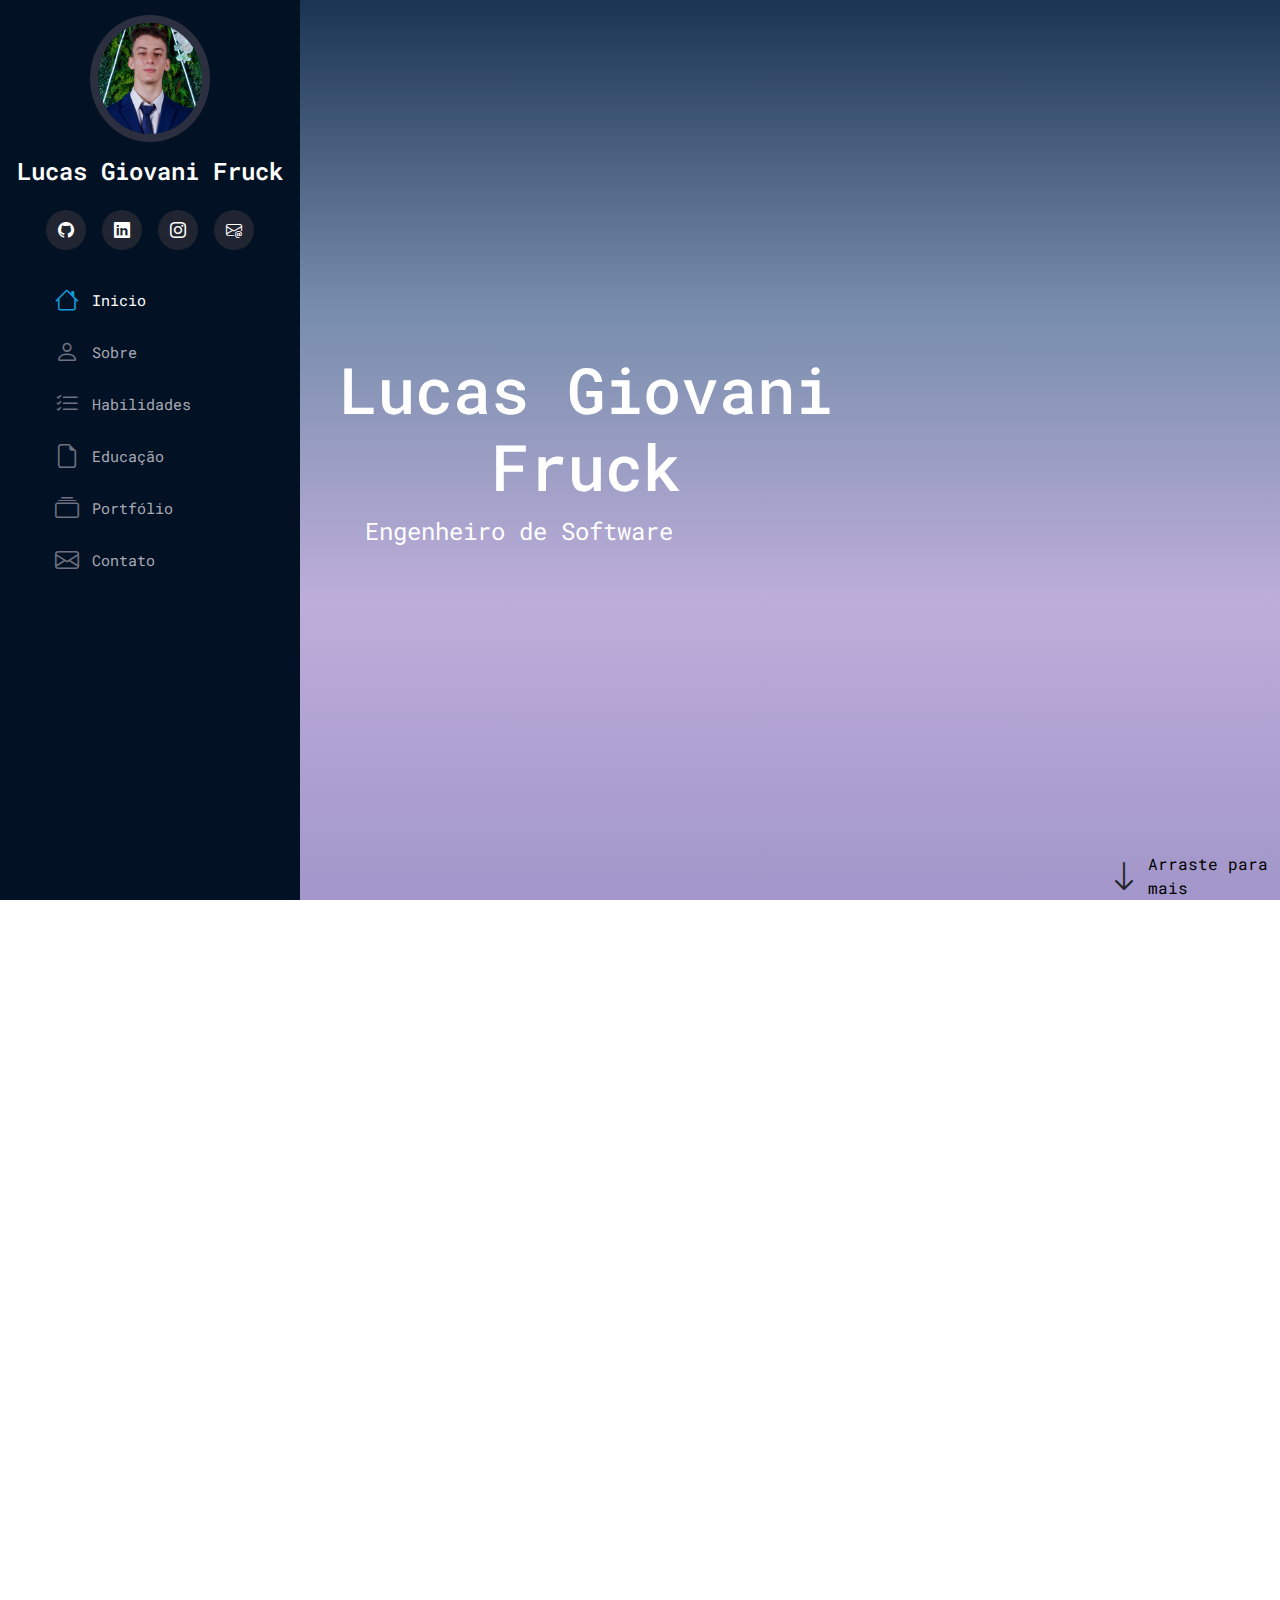
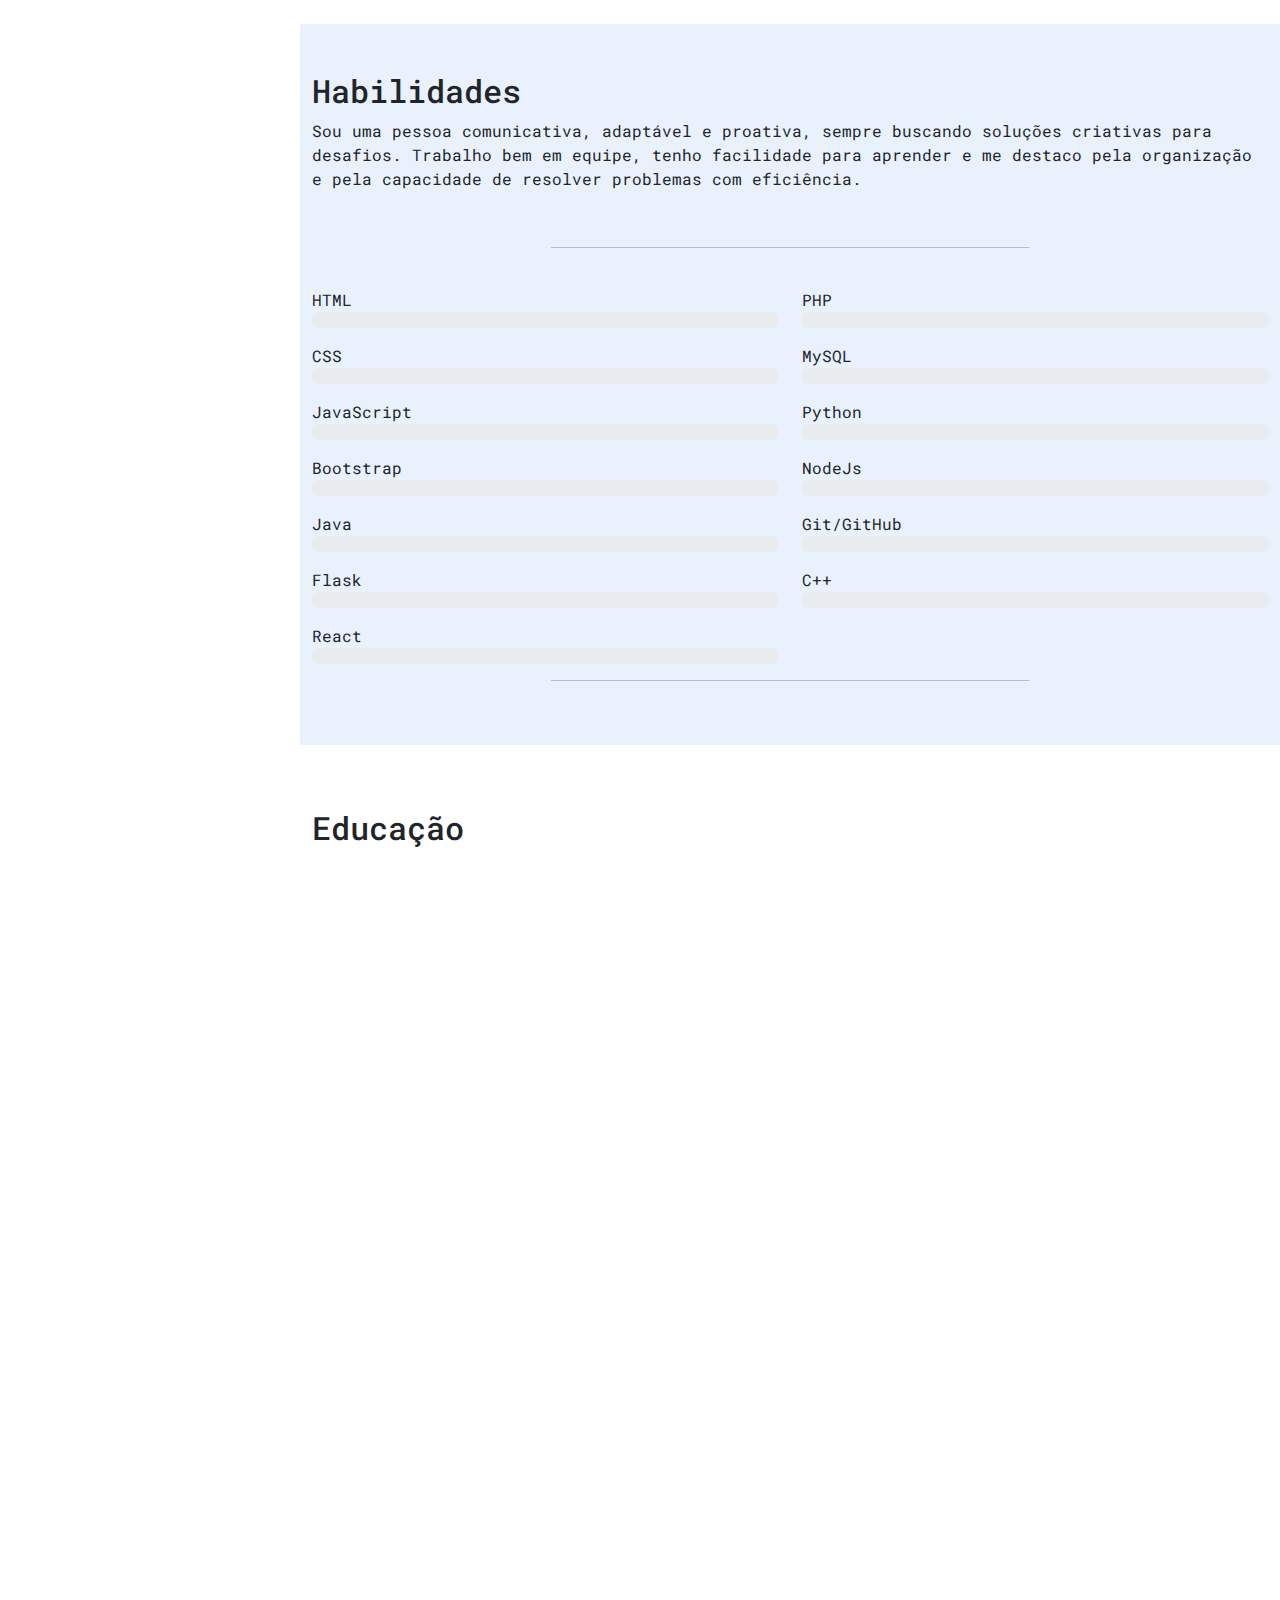
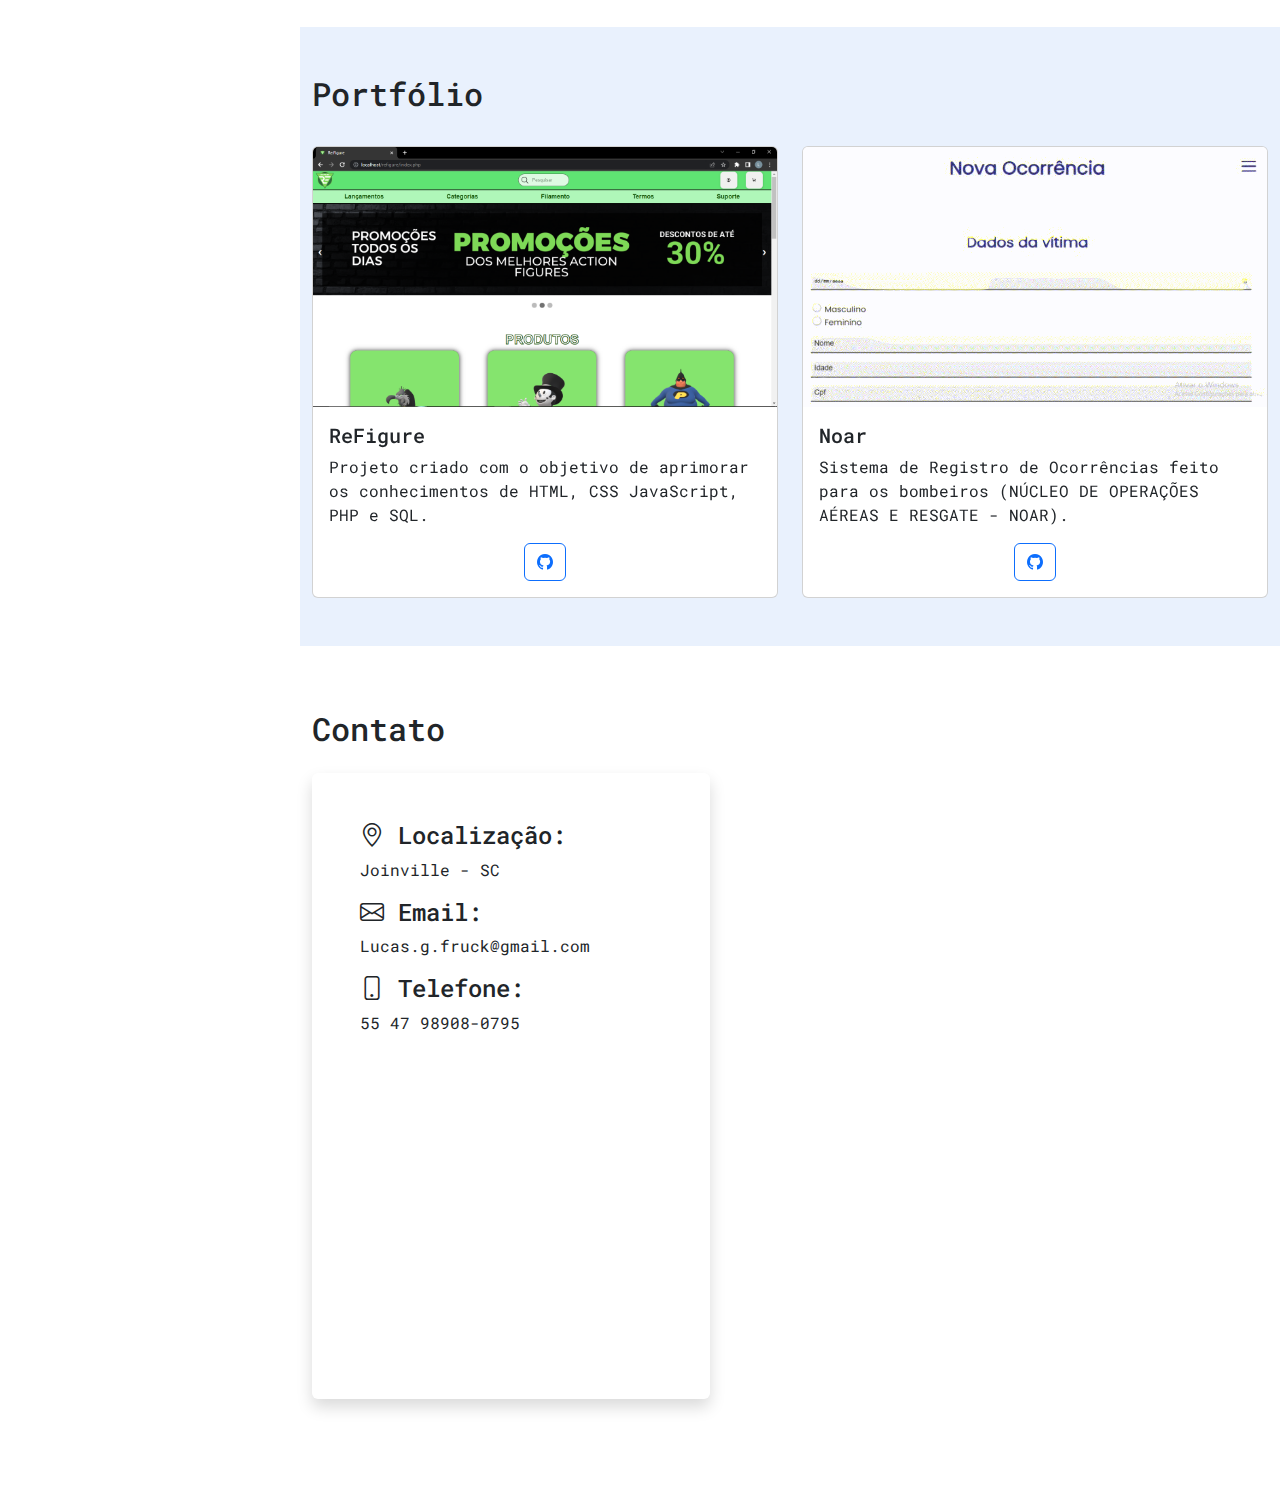
<file: index.html>
<!DOCTYPE html>
<html lang="pt-br">

<head>
    <meta charset="UTF-8">
    <meta name="viewport" content="width=device-width, initial-scale=1.0">
    <link rel="stylesheet" href="./static/bootstrap/css/bootstrap.css">
    <link rel="stylesheet" href="./static/style.css">
    <link rel="icon" type="image/png" href="./static/img/">
    <link rel="stylesheet" href="https://cdn.jsdelivr.net/npm/bootstrap-icons@1.10.5/font/bootstrap-icons.css">
    <title>Lucas Giovani | Portfólio</title>
</head>

<body>

    <i class="bi bi-list menu-mobile"></i>

    <aside id="header"> <!--Menu lateral-->
        <section class="profile"> <!--Seção da foto de perfil, nome, e social-links-->
            <img src="./static/img/_MG_1927-rosto.jpg" alt="Foto Lucas"> <!--Foto pessoal-->
            <h1>Lucas Giovani Fruck</h1>
            <div class="social-links mt-4 text-center d-flex flex-row justify-content-center"> <!--linha aonde está o github, linkedin e o instagram-->
                <a target="_blank" href="https://github.com/LucasGiovaniFruck"> <!--github-->
                    <i class="bi bi-github"></i>
                </a>
                <a target="_blank" href="https://www.linkedin.com/in/lucas-giovani-fruck-2a6330213/"> <!--Linkedin-->
                    <i class="bi bi-linkedin"></i>
                </a>
                <a target="_blank" href="https://www.instagram.com/lucasgiovanifruck/"> <!--Instagram-->
                    <i class="bi bi-instagram"></i>
                </a>
                <a target="_blank" href="https://mail.google.com/mail/u/0/?fs=1&to=Lucas.g.fruck@gmail.com&tf=cm"> <!--Instagram-->
                    <i class="bi bi-envelope-at"></i>
                </a>
                
            </div>
        </section>

        <nav id="navbar" class="nav-menu"> <!--navbar lateral-->
            <ul class="nav flex-column"> <!--Lista em column-->
                <li class="nav-item">
                    <a class="nav-link active" aria-current="page" href="#inicio"><i class="bi bi-house"></i>Inicio</a>
                </li>
                <li class="nav-item">
                    <a class="nav-link" href="#sobre"><i class="bi bi-person"></i>Sobre</a>
                </li>
                <li class="nav-item">
                    <a class="nav-link" href="#habilidades"><i class="bi bi-list-check"></i>Habilidades</a>
                </li>
                <li class="nav-item">
                    <a class="nav-link" href="#curriculo"><i class="bi bi-file-earmark"></i>Educação</a>
                </li>
                <li class="nav-item">
                    <a class="nav-link" href="#portfolio"><i class="bi bi-collection"></i>Portfólio</a>
                </li>
                <li class="nav-item">
                    <a class="nav-link" href="#contato"><i class="bi bi-envelope"></i>Contato</a>
                </li>
            </ul>
        </nav>
    </aside>

    <main id="main">

        <section  id="inicio" class="row m-0 p-0">
            <div class="col-md-7 d-flex justify-content-center align-itens-center flex-column text-align-center">
                <h2 class="text-white text-shadow"> Lucas Giovani Fruck </h2>
                <span id="subtitle" class="text-white text-shadow">Engenheiro de Software</span>
            </div>

            <div class="col-md-5 d-flex justify-content-end align-items-end">
                <div id="arraste" class="d-flex align-itens-center text-shadow">
                    <i class="bi bi-arrow-down pe-2 fs-2"></i>
                    <a href="#sobre">Arraste para mais</a>
                </div>
            </div>
        </section>

        <section  id="sobre" class="container mt-5">
            <div class="row w-100">
                <div class="col-md-12" data-anime="down">
                    <h2 class="pt-3">Sobre</h2>
                    <p> 
                        A parte que mais gosto no ramo da
                        programação é aprender tecnologias
                        novas e aplicá-las em sistemas. Estou
                        sempre estudando uma linguagem
                        nova e suas aplicações. Manterei
                        meu serviço sempre atualizado e
                        seguro com as boas práticas da
                        empresa e do mercado.
                    </p>
                </div>

                    <div class="row mt-5">
                        <div class="col-md-4">
                            <img class="img-fluid shadow" src="./static/img/ALE_1166.jpg" alt="Foto Lucas" data-anime="left">
                        </div>
                        <div class="col-md-8" data-anime="right">
                            <h3>DESENVOLVEDOR FULL STACK</h3>
                            <p> Atualmente Cursando engenharia de software na CatolicaSC de Joinville.</p>
                            <br>
                                <div class="row mt-3 mb-3">
                                    <div class="col-md-6">
                                        <ul class="list-group-flush fs-5">
                                            <li class="list-group-item mb-1">
                                                Aniversário: <span class="fw-light">16 de Janeiro</span>
                                            </li>
                                            <li class="list-group-item mb-1">
                                                Idade: <span class="fw-light">19 anos</span>
                                            </li>
                                            <li class="list-group-item mb-1">
                                                Cidade: <span class="fw-light">Joinville</span>
                                            </li>
                                            <li class="list-group-item mb-1">
                                                Estado: <span class="fw-light">Santa Catarina</span>
                                            </li> 
                                        </ul>
                                    </div>
                                    <div class="col-md-6">
                                        <ul class="list-group-flush fs-5">
                                            <li class="list-group-item mb-1">
                                                Hobbies: <span class="fw-light"><br>•Jogar<Br>•Musculação<br>•Programar</span>
                                            </li>
                                            <li class="list-group-item mb-1">
                                                Meta: <span class="fw-light">Primeiro emprego na área</span>
                                            </li>
                                        </ul>  
                                    </div>
                                </div>

                        </div>
                    </div>
                </div>
            </div>
        </section>

        <section id="habilidades" class="mt-5 section-bg">

            <div class="container pb-5">
                <h2 class="pt-5">Habilidades</h2>
                <p>Sou uma pessoa comunicativa, adaptável e proativa, sempre buscando soluções criativas 
                    para desafios. Trabalho bem em equipe, tenho facilidade para aprender e me destaco 
                    pela organização e pela capacidade de resolver problemas com eficiência.</p>
                <br>
                <hr class="w-50 me-auto ms-auto">   

                <div class="row mt-4">
                    <div class="col-md-6">
                        <p class="mt-3 mb-0">HTML</p>
                        <div class="progress" role="progressbar" aria-label="Example with label" aria-valuenow="90%" aria-valuemin="0" aria-valuemax="100">
                            <div data-anime="left" class="progress-bar" style="width: 90%">95%</div>
                        </div>
                        <p class="mt-3 mb-0">CSS</p>
                        <div class="progress" role="progressbar" aria-label="Example with label" aria-valuenow="90%" aria-valuemin="0" aria-valuemax="100">
                            <div data-anime="left" class="progress-bar" style="width: 90%">95%</div>
                        </div>
                        <p class="mt-3 mb-0">JavaScript</p>
                        <div class="progress" role="progressbar" aria-label="Example with label" aria-valuenow="70%" aria-valuemin="0" aria-valuemax="100">
                            <div data-anime="left" class="progress-bar" style="width: 70%">90%</div>
                        </div>
                        <p class="mt-3 mb-0">Bootstrap</p>
                        <div class="progress" role="progressbar" aria-label="Example with label" aria-valuenow="80%" aria-valuemin="0" aria-valuemax="100">
                            <div data-anime="left" class="progress-bar" style="width: 80%">80%</div>  
                        </div>           
                        <p class="mt-3 mb-0">Java</p>
                        <div class="progress" role="progressbar" aria-label="Example with label" aria-valuenow="65%" aria-valuemin="0" aria-valuemax="100">
                            <div data-anime="left" class="progress-bar" style="width: 65%">75%</div>  
                        </div>     
                        <p class="mt-3 mb-0">Flask</p>
                        <div class="progress" role="progressbar" aria-label="Example with label" aria-valuenow="90%" aria-valuemin="0" aria-valuemax="100">
                            <div data-anime="left" class="progress-bar" style="width: 90%">80%</div>  
                        </div>    
                        <p class="mt-3 mb-0">React</p>
                        <div class="progress" role="progressbar" aria-label="Example with label" aria-valuenow="80%" aria-valuemin="0" aria-valuemax="100">
                            <div data-anime="left" class="progress-bar" style="width: 80%">80%</div>  
                        </div>           
                    </div>
                    <div class="col-md-6">
                        <p class="mt-3 mb-0">PHP</p>
                        <div class="progress" role="progressbar" aria-label="Example with label" aria-valuenow="65%" aria-valuemin="0" aria-valuemax="100">
                            <div data-anime="left" class="progress-bar" style="width: 65%">65%</div>  
                        </div>
                        <p class="mt-3 mb-0">MySQL</p>
                        <div class="progress" role="progressbar" aria-label="Example with label" aria-valuenow="80%" aria-valuemin="0" aria-valuemax="100">
                            <div data-anime="left" class="progress-bar" style="width: 80%">90%</div>  
                        </div>
                        <p class="mt-3 mb-0">Python</p>
                        <div class="progress" role="progressbar" aria-label="Example with label" aria-valuenow="85%" aria-valuemin="0" aria-valuemax="100">
                            <div data-anime="left" class="progress-bar" style="width: 85%">90%</div>  
                        </div>
                        <p class="mt-3 mb-0">NodeJs</p>
                        <div class="progress" role="progressbar" aria-label="Example with label" aria-valuenow="70%" aria-valuemin="0" aria-valuemax="100">
                            <div data-anime="left" class="progress-bar" style="width: 70%">70%</div>  
                        </div>
                        <p class="mt-3 mb-0">Git/GitHub</p>
                        <div class="progress" role="progressbar" aria-label="Example with label" aria-valuenow="95%" aria-valuemin="0" aria-valuemax="100">
                            <div data-anime="left" class="progress-bar" style="width: 95%">95%</div>  
                        </div>
                        <p class="mt-3 mb-0">C++</p>
                        <div class="progress" role="progressbar" aria-label="Example with label" aria-valuenow="75%" aria-valuemin="0" aria-valuemax="100">
                            <div data-anime="left" class="progress-bar" style="width: 75%">75%</div>  
                        </div>
                    </div>
                </div>

                <hr class="w-50 me-auto ms-auto">


            </div>

        </section>

        <section id="curriculo" class="mt-5 cv">

            <div class="container pb-5">
                <h2 class="pt-3 pb-4">Educação</h2>

                <div class="row">
                    <div class="col-md-6">
                        <div class="cv-item" data-anime="up">
                            <h4>Desenvolvimento de Sistemas</h4>
                            <h5>2021 - 2023</h5>
                            <p><em>SENAI Joinville Sul</em></p>
                            <p>O curso habilita profissionais técnicos em Desenvolvimento de Sistemas, 
                                criando profissionais qualificados para atuarem em programação e 
                                desenvolvimento de software com condições técnico-tecnológicas para 
                                atender às exigências e evolução do segmento.</p>
                        </div>
                    </div>
                        <div class="col-md-6">
                            <div class="cv-item" data-anime="up">
                                <h4>Ensino Médio</h4>
                                <h5>2021-2023</h5>
                                <p><em>Senai Joinville Sul</em></p>
                                <p>Ensino médio com curso de desenvolvimento de sistemas integrado.</p>
                            </div>
                        </div>

                </div>
                <div class="row">
                    <div class="col-md-6">
                        <div class="cv-item" data-anime="up">
                            <h4>Engenharia de Software</h4>
                            <h5>2024 - 2027</h5>
                            <p><em>CatolicaSc Joinville</em></p>
                            <p>O engenheiro de software desempenha um papel importante na área de 
                                tecnologia, desenvolvendo softwares para ambientes diversos. Ele 
                                desenha e testa novos programas, além de fazer sua manutenção, 
                                revisão e testes. Também pode atuar na área de jogos digitais e 
                                sistemas embarcados específicos.</p>
                        </div>
                    </div>
                </div>
            </div>
        </section>

        <section id="portfolio" class="mt-5 section-bg">
            <div class="container pb-5 pt-5" >
                <h2 class="pb-4">Portfólio</h2>

                <div id="carouselPortfolio" class="carousel carousel-dark slide">
                    <div class="carousel-inner">
                      <div class="carousel-item active" data-bs-interval="10000">
                        
                        <div class="row row-cols-1 row-cols-md-2 g-4">
                            <div class="col">
                              <div class="card">
                                <img src="./static/img/refigurefoto.png" class="card-img-top" alt="...">
                                <div class="card-body">
                                  <h5 class="card-title">ReFigure</h5>
                                  <p class="card-text">Projeto criado com o objetivo de aprimorar os conhecimentos de HTML, CSS JavaScript, PHP e SQL.</p>
                                <div class="d-flex justify-content-center">
                                    <a href="https://github.com/LucasGiovaniFruck/REfigure" target="_blank" class="btn btn-outline-primary">
                                    <i class="bi bi-github"></i>
                                    </a>
                                </div>
                                </div>
                              </div>
                            </div>
                            <div class="col">
                              <div class="card">
                                <img src="./static/img/Noar.png" class="card-img-top" alt="...">
                                <div class="card-body">
                                  <h5 class="card-title">Noar</h5>
                                  <p class="card-text">Sistema de Registro de Ocorrências
                                    feito para os bombeiros (NÚCLEO DE
                                    OPERAÇÕES AÉREAS E RESGATE - NOAR).</p>
                                    <div class="d-flex justify-content-center">
                                        <a href="https://github.com/LucasGiovaniFruck/Noar" target="_blank" class="btn btn-outline-primary">
                                        <i class="bi bi-github"></i>
                                        </a>
                                    </div>
                                </div>
                              </div>
                            </div>

                          </div>

                      </div>

                    </div>

                  </div>
                
            </div>
        </section>

        <section id="contato" class="pt-5 pb-5">

            <div class="container mb-5">
                <h2 class="pt-3 pb-3">Contato</h2>

                <div class="col-md-5">
                    <div class="card p-5 shadow border-0">
                        <div class="endereco">
                            <h4><i class="bi bi-geo-alt"></i> Localização:</h4>
                            <p>Joinville - SC</p>
                        </div>

                        <div class="email">
                            <h4><i class="bi bi-envelope"></i> Email:</h4>
                            <p>Lucas.g.fruck@gmail.com</p>
                        </div>

                        <div class="email">
                            <h4><i class="bi bi-phone"></i> Telefone:</h4>
                            <p>55 47 98908-0795</p>
                        </div>

                        <iframe class="mapa" src="https://www.google.com/maps/embed?pb=!1m18!1m12!1m3!1d3576.4084633962334!2d-48.84293452502118!3d-26.31326996842407!2m3!1f0!2f0!3f0!3m2!1i1024!2i768!4f13.1!3m3!1m2!1s0x94deb054a8aaf97b%3A0x91febb1a2773aab3!2sAv.%20Cel.%20Proc%C3%B3pio%20Gomes%2C%20825%20-%20Bucarein%2C%20Joinville%20-%20SC%2C%2089202-300!5e0!3m2!1spt-BR!2sbr!4v1741627154884!5m2!1spt-BR!2sbr" 
                        width="400" height="300" style="border:0;" allowfullscreen="" loading="lazy" 
                        referrerpolicy="no-referrer-when-downgrade"></iframe>
                    
                    </div>
                </div>

            </div>

        </section>

    </main>

    <script src="../static/bootstrap/js/bootstrap.bundle.min.js"></script>
    <script src="../static/script.js"></script>
</body>

</html>
</file>
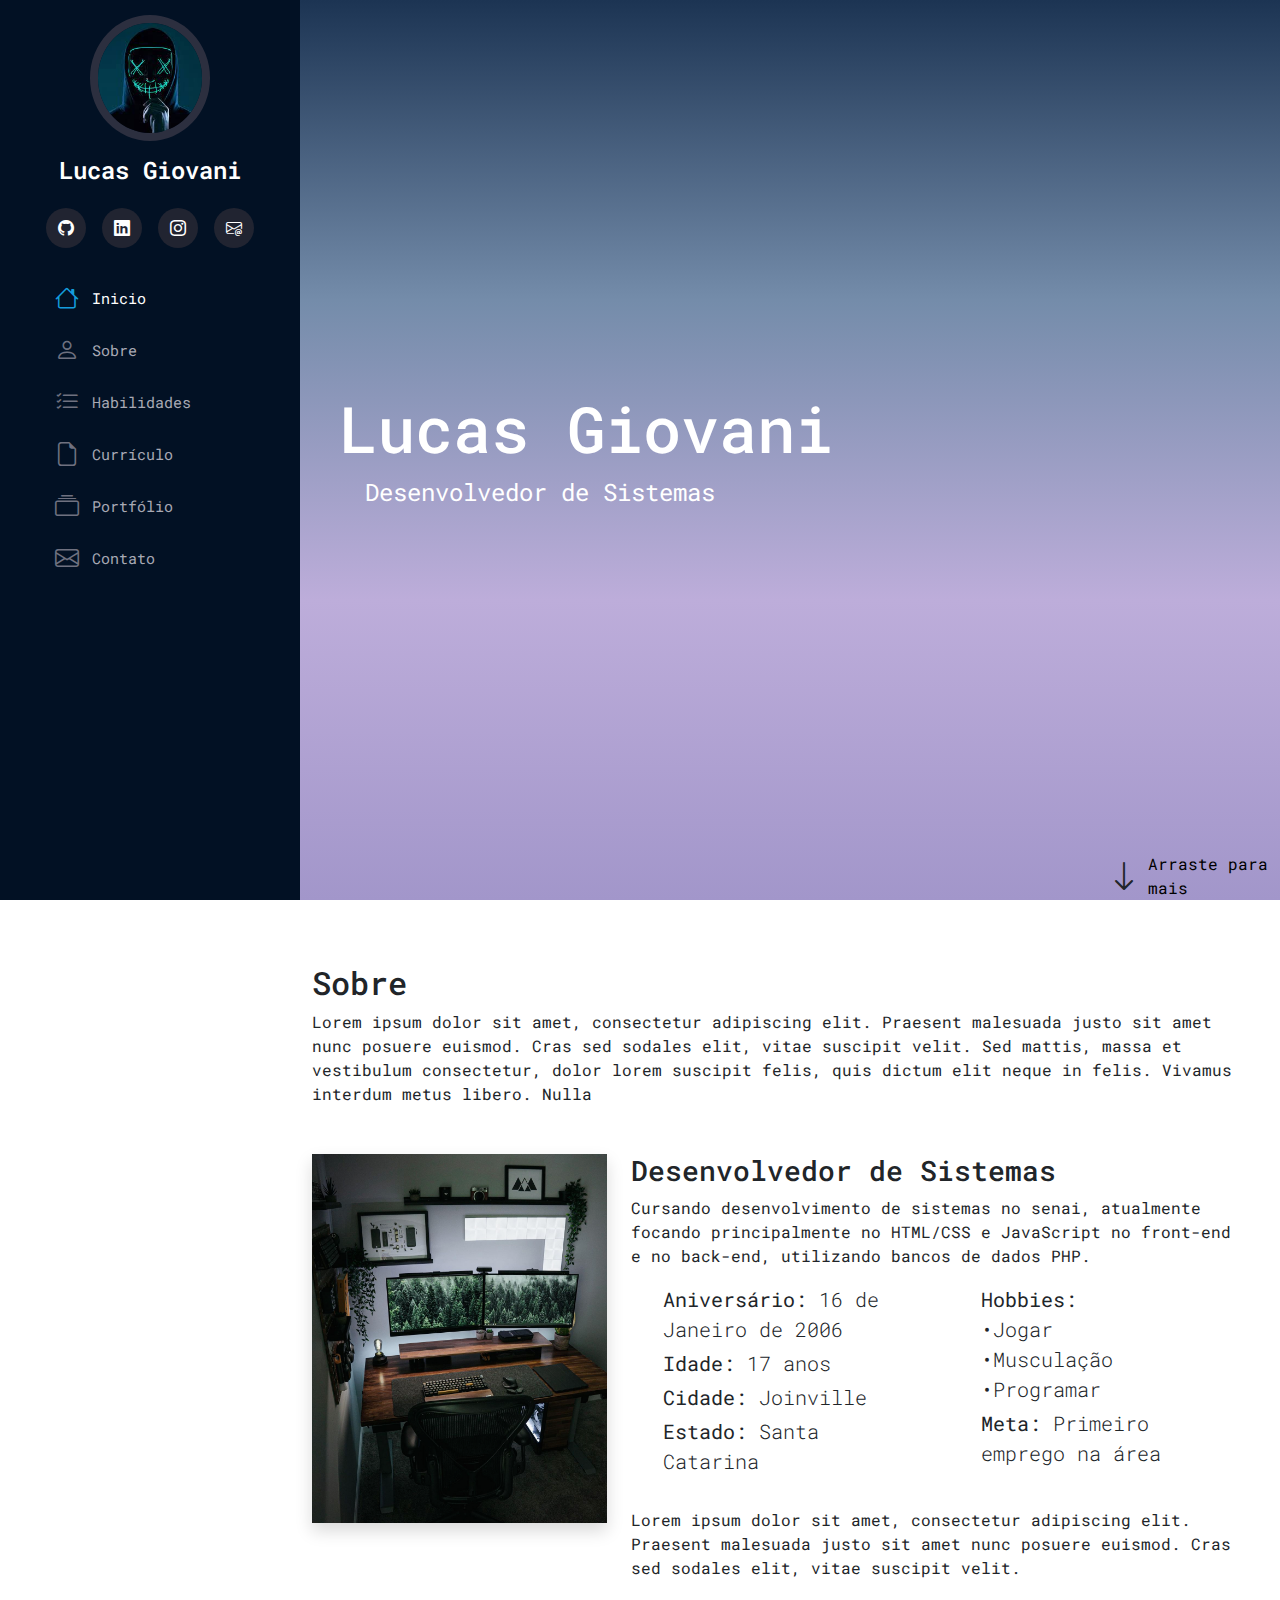
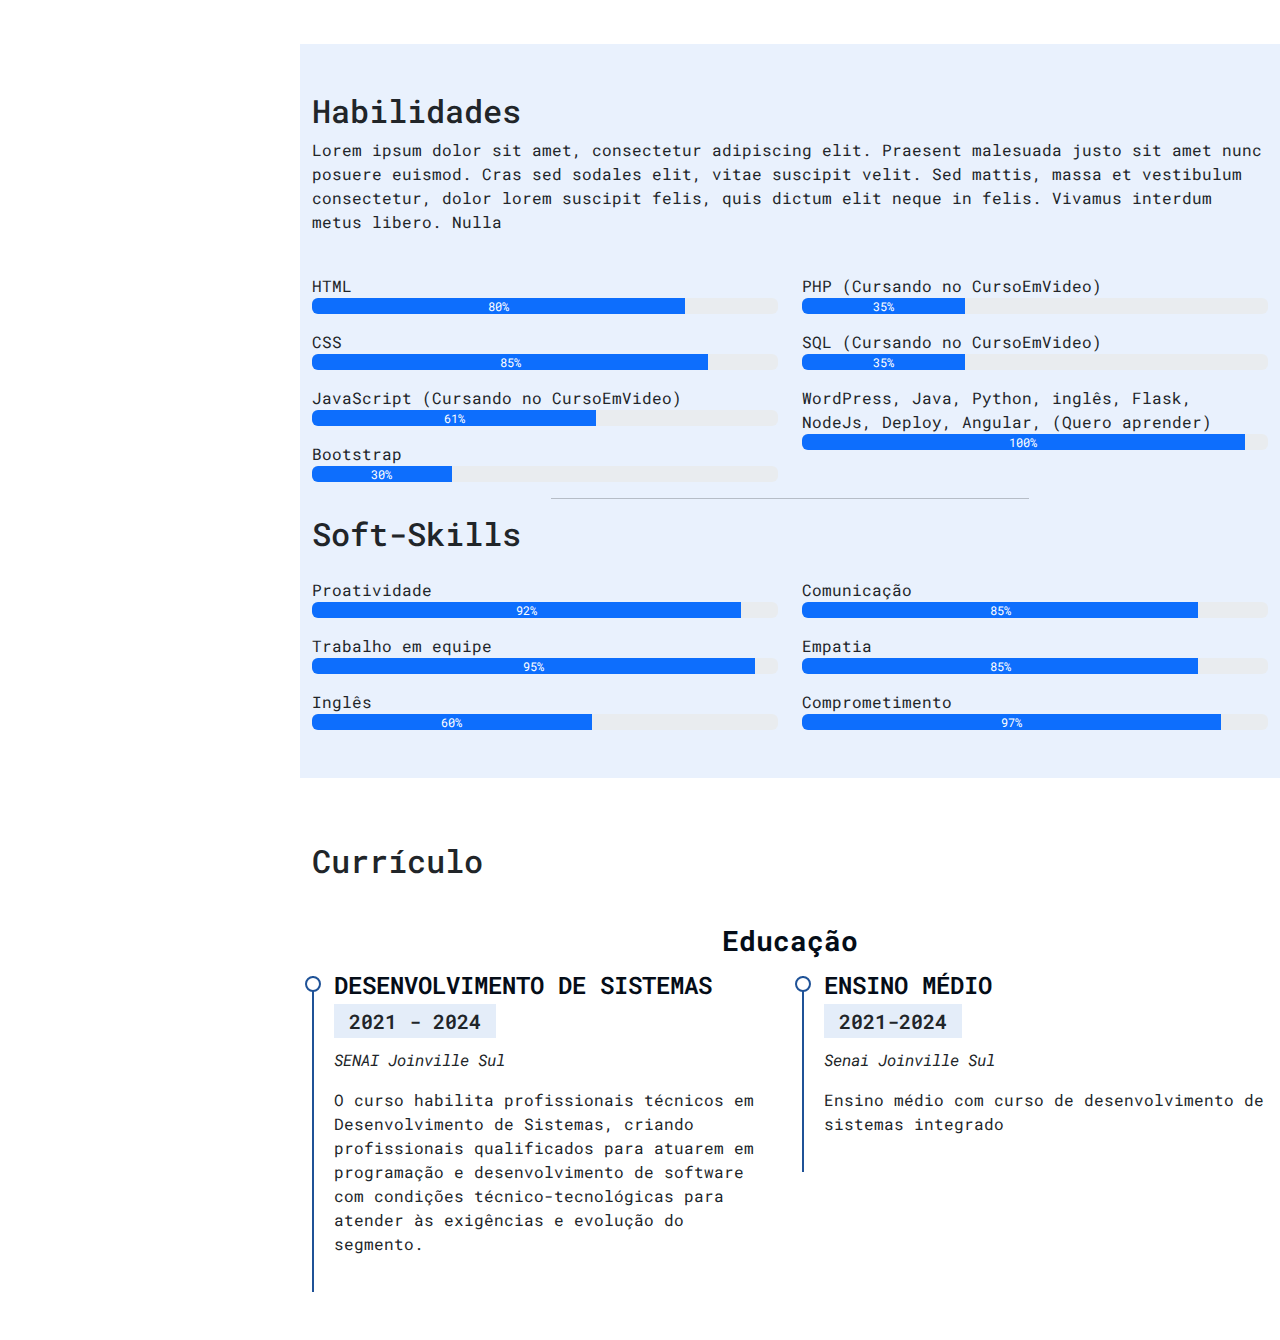
<file: templates/index.html>
<!DOCTYPE html>
<html lang="pt-br">

<head>
    <meta charset="UTF-8">
    <meta name="viewport" content="width=device-width, initial-scale=1.0">
    <link rel="stylesheet" href="../static/bootstrap/css/bootstrap.css">
    <link rel="stylesheet" href="../static/style.css">
    <link rel="icon" type="image/png" href="../static/img/">
    <link rel="stylesheet" href="https://cdn.jsdelivr.net/npm/bootstrap-icons@1.10.5/font/bootstrap-icons.css">
    <title>Lucas Giovani | Portfólio</title>
</head>

<body>

    <i class="bi bi-list menu-mobile"></i>

    <aside id="header"> <!--Menu lateral-->
        <section class="profile"> <!--Seção da foto de perfil, nome, e social-links-->
            <img src="../static/img/Anonimo.png" alt="Foto Lucas"> <!--Foto pessoal-->
            <h1>Lucas Giovani</h1>
            <div class="social-links mt-4 text-center d-flex flex-row justify-content-center"> <!--linha aonde está o github, linkedin e o instagram-->
                <a target="_blank" href="https://github.com/LucasGiovaniFruck"> <!--github-->
                    <i class="bi bi-github"></i>
                </a>
                <a target="_blank" href="https://www.linkedin.com/in/lucas-giovani-fruck-2a6330213/"> <!--Linkedin-->
                    <i class="bi bi-linkedin"></i>
                </a>
                <a target="_blank" href="https://www.instagram.com/lucasgiovanifruck/"> <!--Instagram-->
                    <i class="bi bi-instagram"></i>
                </a>
                <a target="_blank" href="https://mail.google.com/mail/u/0/?fs=1&to=Lucas.f.giovani@gmail.com&tf=cm"> <!--Instagram-->
                    <i class="bi bi-envelope-at"></i>
                </a>
                
            </div>
        </section>

        <nav id="navbar" class="nav-menu"> <!--navbar lateral-->
            <ul class="nav flex-column"> <!--Lista em column-->
                <li class="nav-item">
                    <a class="nav-link active" aria-current="page" href="#inicio"><i class="bi bi-house"></i>Inicio</a>
                </li>
                <li class="nav-item">
                    <a class="nav-link" href="#sobre"><i class="bi bi-person"></i>Sobre</a>
                </li>
                <li class="nav-item">
                    <a class="nav-link" href="#habilidades"><i class="bi bi-list-check"></i>Habilidades</a>
                </li>
                <li class="nav-item">
                    <a class="nav-link" href="#curriculo"><i class="bi bi-file-earmark"></i>Currículo</a>
                </li>
                <li class="nav-item">
                    <a class="nav-link" href="#portfolio"><i class="bi bi-collection"></i>Portfólio</a>
                </li>
                <li class="nav-item">
                    <a class="nav-link" href="#contato"><i class="bi bi-envelope"></i>Contato</a>
                </li>
            </ul>
        </nav>
    </aside>

    <main id="main">

        <section class="row m-0 p-0" id="inicio">
            <div class="col-md-7 d-flex justify-content-center align-itens-center flex-column text-align-center">
                <h2 class="text-white text-shadow"> Lucas Giovani </h2>
                <span id="subtitle" class="text-white text-shadow">Desenvolvedor de Sistemas</span>
            </div>

            <div class="col-md-5 d-flex justify-content-end align-items-end">
                <div id="arraste" class="d-flex align-itens-center text-shadow">
                    <i class="bi bi-arrow-down pe-2 fs-2"></i>
                    <a href="#sobre">Arraste para mais</a>
                </div>
            </div>
        </section>

        <section class="container mt-5" id="sobre">
            <div class="row w-100">
                <div class="col-md-12">
                    <h2 class="pt-3">Sobre</h2>
                    <p> Lorem ipsum dolor sit amet, consectetur adipiscing elit. Praesent malesuada justo sit amet nunc posuere euismod. Cras sed sodales elit, vitae suscipit velit. Sed mattis, massa et vestibulum consectetur, dolor lorem suscipit felis, quis dictum elit neque in felis. Vivamus interdum metus libero. Nulla 
                    </p>

                    <div class="row mt-5">
                        <div class="col-md-4">
                            <img class="img-fluid shadow" src="../static/img/foto2.png" alt="Foto Lucas">
                        </div>
                        <div class="col-md-8">
                            <h3> Desenvolvedor de Sistemas</h3>
                            <p> Cursando desenvolvimento de sistemas no senai, atualmente focando principalmente
                                no HTML/CSS e JavaScript no front-end e no back-end, utilizando bancos de dados PHP.</p>

                                <div class="row mt-3 mb-3">
                                    <div class="col-md-6">
                                        <ul class="list-group-flush fs-5">
                                            <li class="list-group-item mb-1">
                                                Aniversário: <span class="fw-light">16 de Janeiro de
                                                2006</span>
                                            </li>
                                            <li class="list-group-item mb-1">
                                                Idade: <span class="fw-light">17 anos</span>
                                            </li>
                                            <li class="list-group-item mb-1">
                                                Cidade: <span class="fw-light">Joinville</span>
                                            </li>
                                            <li class="list-group-item mb-1">
                                                Estado: <span class="fw-light">Santa Catarina</span>
                                            </li> 
                                        </ul>
                                    </div>
                                    <div class="col-md-6">
                                        <ul class="list-group-flush fs-5">
                                            <li class="list-group-item mb-1">
                                                Hobbies: <span class="fw-light"><br>•Jogar<Br>•Musculação<br>•Programar</span>
                                            </li>
                                            <li class="list-group-item mb-1">
                                                Meta: <span class="fw-light">Primeiro emprego na área</span>
                                            </li>
                                        </ul>  
                                    </div>
                                </div>

                                <p>Lorem ipsum dolor sit amet, consectetur adipiscing elit. Praesent malesuada justo sit amet nunc posuere euismod. Cras sed sodales elit, vitae suscipit velit.</p>
                        </div>
                    </div>
                </div>
            </div>
        </section>

        <section class="mt-5 section-bg" id="habilidades">

            <div class="container pb-5">
                <h2 class="pt-5">Habilidades</h2>
                <p>Lorem ipsum dolor sit amet, consectetur adipiscing elit. Praesent malesuada justo sit amet nunc posuere euismod. Cras sed sodales elit, vitae suscipit velit. Sed mattis, massa et vestibulum consectetur, dolor lorem suscipit felis, quis dictum elit neque in felis. Vivamus interdum metus libero. Nulla</p>
                
                <div class="row mt-4">
                    <div class="col-md-6">
                        <p class="mt-3 mb-0">HTML</p>
                        <div class="progress" role="progressbar" aria-label="Example with label" aria-valuenow="80%" aria-valuemin="0" aria-valuemax="100">
                            <div class="progress-bar" style="width: 80%">80%</div>
                        </div>
                        <p class="mt-3 mb-0">CSS</p>
                        <div class="progress" role="progressbar" aria-label="Example with label" aria-valuenow="85%" aria-valuemin="0" aria-valuemax="100">
                            <div class="progress-bar" style="width: 85%">85%</div>
                        </div>
                        <p class="mt-3 mb-0">JavaScript (Cursando no CursoEmVideo)</p>
                        <div class="progress" role="progressbar" aria-label="Example with label" aria-valuenow="61%" aria-valuemin="0" aria-valuemax="100">
                            <div class="progress-bar" style="width: 61%">61%</div>
                        </div>
                        <p class="mt-3 mb-0">Bootstrap</p>
                        <div class="progress" role="progressbar" aria-label="Example with label" aria-valuenow="30%" aria-valuemin="0" aria-valuemax="100">
                            <div class="progress-bar" style="width: 30%">30%</div>  
                        </div>                        
                    </div>
                    <div class="col-md-6">
                        <p class="mt-3 mb-0">PHP (Cursando no CursoEmVideo)</p>
                        <div class="progress" role="progressbar" aria-label="Example with label" aria-valuenow="35%" aria-valuemin="0" aria-valuemax="100">
                            <div class="progress-bar" style="width: 35%">35%</div>  
                        </div>
                        <p class="mt-3 mb-0">SQL (Cursando no CursoEmVideo)</p>
                        <div class="progress" role="progressbar" aria-label="Example with label" aria-valuenow="35%" aria-valuemin="0" aria-valuemax="100">
                            <div class="progress-bar" style="width: 35%">35%</div>  
                        </div>
                        <p class="mt-3 mb-0">WordPress, Java, Python, inglês, Flask, NodeJs, Deploy, Angular, (Quero aprender)</p>
                        <div class="progress" role="progressbar" aria-label="Example with label" aria-valuenow="95%" aria-valuemin="0" aria-valuemax="100">
                            <div class="progress-bar" style="width: 95%">100%</div>  
                        </div>
                    </div>
                </div>

                <hr class="w-50 me-auto ms-auto">
                <h2 class="fs-2">Soft-Skills</h2>
    
                <div class="row">
                    <div class="col-md-6">
                        <p class="mt-3 mb-0">Proatividade</p>
                        <div class="progress" role="progressbar" aria-label="Example with label" aria-valuenow="92%" aria-valuemin="0" aria-valuemax="100">
                            <div class="progress-bar" style="width: 92%">92%</div>  
                        </div>
                        <p class="mt-3 mb-0">Trabalho em equipe</p>
                        <div class="progress" role="progressbar" aria-label="Example with label" aria-valuenow="95%" aria-valuemin="0" aria-valuemax="100">
                            <div class="progress-bar" style="width: 95%">95%</div>  
                        </div>
                        <p class="mt-3 mb-0">Inglês</p>
                        <div class="progress" role="progressbar" aria-label="Example with label" aria-valuenow="60%" aria-valuemin="0" aria-valuemax="100">
                            <div class="progress-bar" style="width: 60%">60%</div>  
                        </div>
                    </div>
                    <div class="col-md-6">
                        <p class="mt-3 mb-0">Comunicação</p>
                        <div class="progress" role="progressbar" aria-label="Example with label" aria-valuenow="85%" aria-valuemin="0" aria-valuemax="100">
                            <div class="progress-bar" style="width: 85%">85%</div>  
                        </div>
                        <p class="mt-3 mb-0">Empatia</p>
                        <div class="progress" role="progressbar" aria-label="Example with label" aria-valuenow="85%" aria-valuemin="0" aria-valuemax="100">
                            <div class="progress-bar" style="width: 85%">85%</div>  
                        </div>
                        <p class="mt-3 mb-0">Comprometimento</p>
                        <div class="progress" role="progressbar" aria-label="Example with label" aria-valuenow="97%" aria-valuemin="0" aria-valuemax="100">
                            <div class="progress-bar" style="width: 90%">97%</div>  
                        </div>
                    </div>
                </div>

            </div>

        </section>

        <section class="mt-5 cv" id="curriculo">

            <div class="container pb-5">
                <h2 class="pt-3 pb-4">Currículo</h2>
                <h3 class="cv-title d-flex justify-content-center">Educação</h3>

                <div class="row">
                    <div class="col-md-6">
                        <div class="cv-item">
                            <h4>Desenvolvimento de Sistemas</h4>
                            <h5>2021 - 2024</h5>
                            <p><em>SENAI Joinville Sul</em></p>
                            <p>O curso habilita profissionais técnicos em Desenvolvimento de Sistemas, 
                                criando profissionais qualificados para atuarem em programação e 
                                desenvolvimento de software com condições técnico-tecnológicas para 
                                atender às exigências e evolução do segmento.</p>
                        </div>
                    </div>
                        <div class="col-md-6">
                            <div class="cv-item">
                                <h4>Ensino Médio</h4>
                                <h5>2021-2024</h5>
                                <p><em>Senai Joinville Sul</em></p>
                                <p>Ensino médio com curso de desenvolvimento de sistemas integrado</p>
                            </div>
                        </div>

                </div>
            </div>
        </section>

    </main>

    <script src="../static/bootstrap/js/bootstrap.bundle.min.js"></script>
    <script src="../static/script.js"></script>
</body>

</html>
</file>
<file: static/style.css>
@import url('https://fonts.googleapis.com/css2?family=Roboto+Mono:ital,wght@0,100;0,200;0,300;0,400;0,500;0,600;0,700;1,100;1,200;1,300;1,400;1,500;1,600;1,700&display=swap');

html, body
{
    font-family: Roboto Mono, Arial;
    width: 100%;
    height: 100%;
}

#header /*Menu lateral*/
{
    position: fixed;
    top: 0;
    left: 0;
    bottom: 0;
    background-color: #021124;
    overflow-y: auto;
    width: 300px;
    transition: all ease-in-out 0.5s;
    padding: 0 15px;
    z-index: 9997;
}

#header .profile img /*foto pessoal*/
{
    margin: 15px auto;
    display: block;
    width: 120px;
    border: 8px solid #2c2f3f;
    border-radius: 50%;
}

#header .profile h1 /*Nome abaixo da foto pessoal*/
{
    font-size: 24px;
    margin: 0;
    padding: 0;
    font-weight: 600;
    text-align: center;
    color: #fff;
}

#header .profile .social-links
{
    margin-left: 1rem;
}

#header .profile .social-links a /*Icones dentro do circulo do social-links*/
{
    display: flex;
    justify-content: center;
    align-items: center;
    height: 40px;
    width: 40px;
    font-size: 1rem;
    background-color: #212431;
    color: #fff;
    padding: 0.6rem;
    margin-right: 1rem;
    border-radius: 50%;
    transition: 0.3s;
    text-decoration: none;
}

#header .profile .social-links a:hover /*hover para ao passar o mouse por cima dos social-links ficar azul*/
{
    background-color: #149ddd;
}

.nav-menu /*Para o nav-menu ficar alinhado*/
{
    padding: 1.5rem;
}

.nav-menu a,
.nav-menu a:focus /*Para deixar os textoscom suas respectivas cores e tamanhos*/
{
    display: flex;
    align-items: center;
    color: #a8a9b4;
    transition: 0.3s;
    font-size: 15px;
}

.nav-menu a i,
.nav-menu a:focus i /*Para deixar os icones com suas respectivas cores e tamanhos*/
{
    font-size: 24px;
    padding-right: 0.8rem;
    color: #6f7180;
}

.nav-menu a:hover,
.nav-menu .active,
.nav-menu .active:focus,
.nav-menu li:hover > a /*Para deixar o texto inicio destacado*/
{
    text-decoration: none;
    color: #ffffff;
}

.nav-menu a:hover i,
.nav-menu .active i,
.nav-menu .active:focus i,
.nav-menu li:hover > a i /*Para deixar o icone do inicio destacado*/
{
    color: #149ddd;
}

#main
{
    margin-left: 300px;
}

section#inicio
{
    background: linear-gradient(#1c3453, #748caa, #bdaddaff, #a296ca);
    background-repeat: no-repeat;
    /* para ocupar todo o espaço da tela */
    background-size: cover;
    /* Para não rolar junto com a tela fincado fixa */
    background-attachment: fixed;
    background-position: center;
    width: 100%;
    height: 100vh;
}

section#inicio h2
{
    font-size: 4rem;
    text-align: center;
}

section#inicio span#subtitle
{
    margin-left: 3.3rem;
    font-size: 1.5rem;
}

.text-shadow
{
    text-shadow: 4px 4px 10px #0000;
}

section#inicio div#arraste
{
    width: 10rem;
}

section#inicio div#arraste a
{
    text-decoration: none;
    color: #000;
}

i.menu-mobile
{
    position: fixed;
    color: #fff;
    background-color: #06264e;
    right: 1rem;
    top: 1rem;
    font-size: 1.5rem;
    border-radius: 4rem;
    cursor: pointer;
    z-index: 10;
    width: 45px;
    height: 45px;
    display: none;
    justify-content: center;
    align-items: center;
}

.menu-nav-active
{
    overflow: hidden;
}

.menu-nav-active #header
{
    left: 0;
}

/* Animação */

[data-anime] {
    opacity: 0;
    transition: 1s;
  }
  
  [data-anime="down"] {
    transform: translate3d(0, -100%, 0);
  }
  
  [data-anime="up"] {
    transform: translate3d(0, 100%, 0);
  }
  
  [data-anime="left"] {
    transform: translate3d(-100%, 0, 0);
  }
  
  [data-anime].animate {
    opacity: 1;
    transform: translate3d(0 ,0 ,0);
  }


@media (max-width: 1024px)
{
    #header
    {
        left: -300px;
    }
    i.menu-mobile
    {
        display: flex;
    }
    section#inicio h2
    {
        font-size: 3rem;
    }
    section#inicio span#subtitle
    {
        margin-left: 0;
        font-size: 1rem;
        display: flex;
        justify-content: center;
    }
    #main
    {
        margin-left: 0;
    }
    .mapa{
        scale: 80%;
        margin-left: -25%;
    }
}

/* Estilização da scrollbar */
*::-webkit-scrollbar
{
    width: 10px;
}

*::-webkit-scrollbar-track
{
    width: 12px;
    box-shadow: inset 0 0 .3rem #000050;
    background-color: #fff;
}

*::-webkit-scrollbar-thumb
{
    background-color: #343a91;
}

.section-bg
{
    background-color: #e9f1fd;
}

.cv .cv-title
{
    font-weight: 700;
    margin-top: 20px;
    margin-bottom: 20px;
    color: #050d18;
}

.cv .cv-item 
{
    padding: 0 0 20px 20px;
    margin-top: -2px;
    border-left: 2px solid #1f5297;
    position: relative;
}

.cv .cv-item h4
{
    line-height: 18px;
    font-weight: 600;
    text-transform: uppercase;
    color: #050d18;
    margin-bottom: 10px;
}

.cv .cv-item h5
{
    background: #e4edf9;
    padding: 5px 15px;
    display: inline-block;
    font-weight: 600;
    margin-bottom: 10px;
}

.cv .cv-item::before
{
    content: "";
    position: absolute;
    top: 0;
    left: -9px;
    width: 16px;
    height: 16px;
    border: 2px solid #1f5297;
    background: #fff;
    border-radius: 50%;
}
</file>
